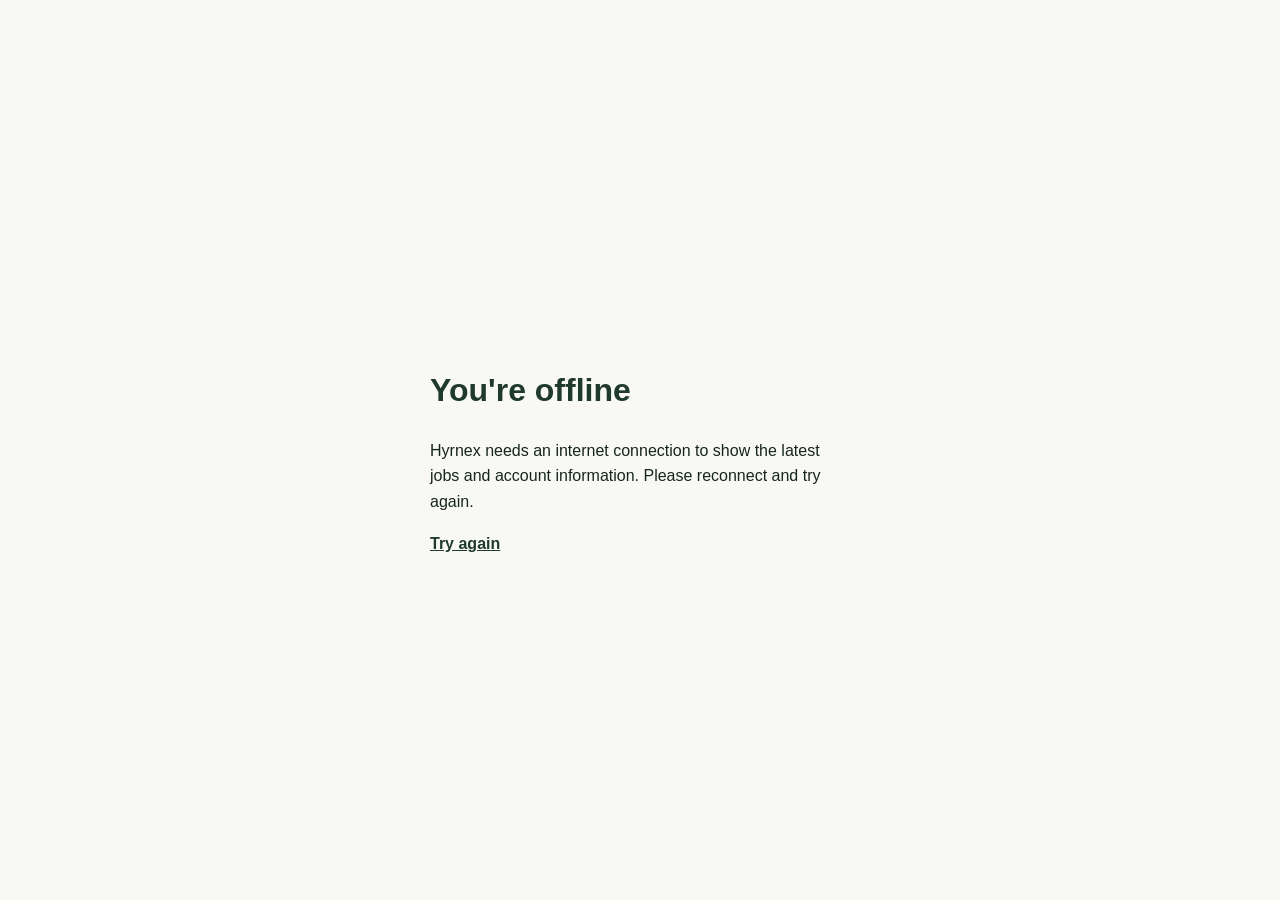
<file: offline.html>
<!DOCTYPE html>
<html lang="en">
  <head>
    <meta charset="UTF-8" />
    <meta name="viewport" content="width=device-width, initial-scale=1.0" />
    <meta name="theme-color" content="#20392d" />
    <title>Offline | Hyrnex</title>
    <style>
      body { margin: 0; min-height: 100vh; display: grid; place-items: center; padding: 24px; box-sizing: border-box; background: #f8f9f5; color: #17251f; font: 16px/1.6 sans-serif; }
      main { max-width: 420px; }
      h1 { color: #20392d; }
      a { color: #20392d; font-weight: bold; }
    </style>
  </head>
  <body>
    <main>
      <h1>You're offline</h1>
      <p>Hyrnex needs an internet connection to show the latest jobs and account information. Please reconnect and try again.</p>
      <a href="./">Try again</a>
    </main>
  </body>
</html>
</file>
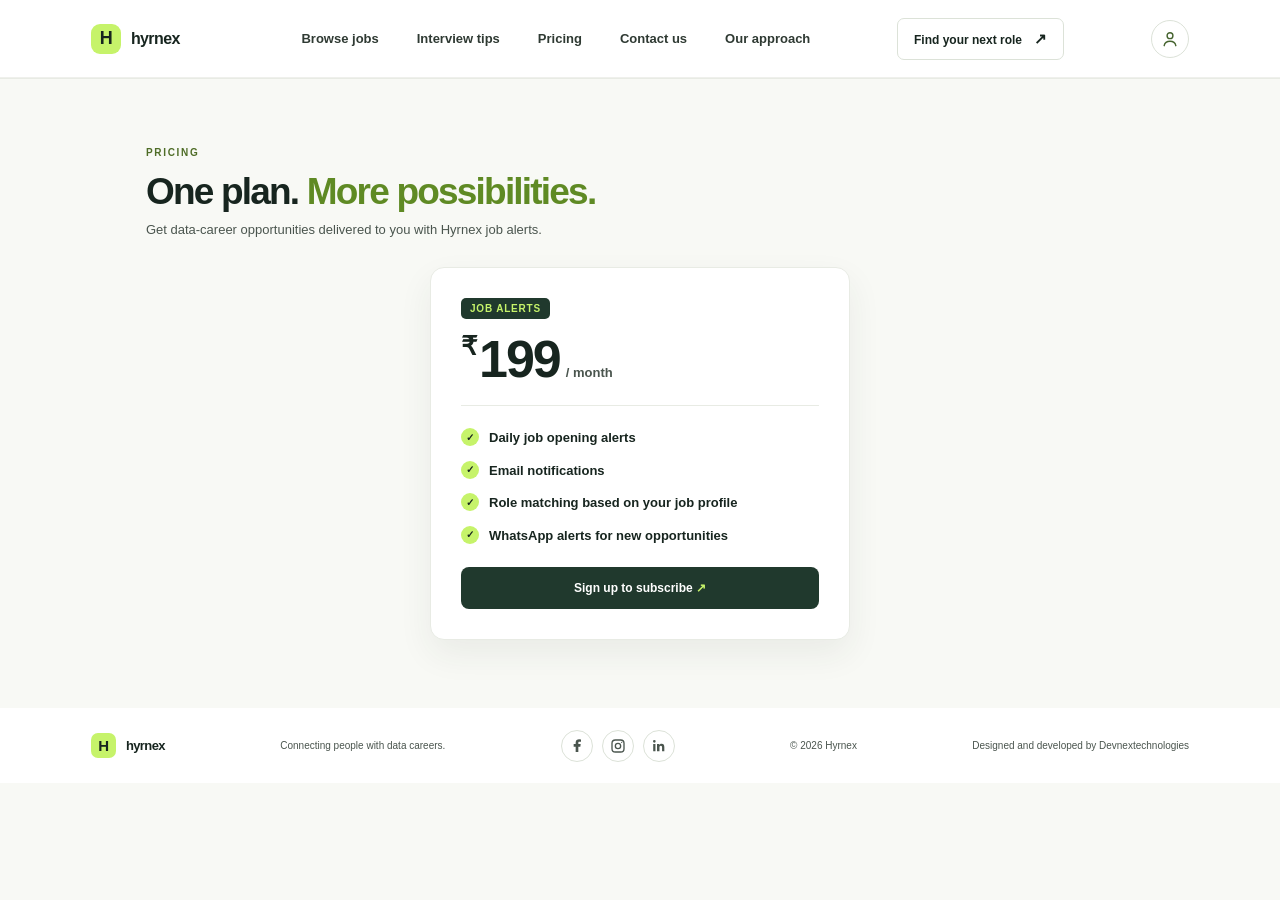
<file: pricing.html>
<!DOCTYPE html>
<html lang="en">
  <head>
    <meta charset="UTF-8" />
    <meta name="viewport" content="width=device-width, initial-scale=1.0" />
    <script async src="https://www.googletagmanager.com/gtag/js?id=G-NP3818BT5Z"></script>
    <script>
      window.dataLayer = window.dataLayer || [];
      function gtag() { dataLayer.push(arguments); }
      gtag('js', new Date());
      gtag('config', 'G-NP3818BT5Z');
    </script>
    <meta name="theme-color" content="#20392d" />
    <link rel="manifest" href="manifest.webmanifest" />
    <script defer src="install.js"></script>
    <meta name="description" content="Explore Hyrnex job alert plan pricing for data professionals." />
    <title>Pricing | Hyrnex</title>
    <link rel="stylesheet" href="styles.css" />
  </head>
  <body>
    <header class="site-header">
      <a class="brand" href="index.html" aria-label="Hyrnex home">
        <span class="brand-mark">H</span>
        <span>hyrnex</span>
      </a>
      <nav class="main-nav" aria-label="Main navigation">
        <a href="index.html#jobs">Browse jobs</a>
        <a href="index.html#tips">Interview tips</a>
        <a href="pricing.html" aria-current="page">Pricing</a>
        <a href="contact.html">Contact us</a>
        <a href="index.html#about">Our approach</a>
      </nav>
      <a class="header-cta" href="index.html#jobs">Find your next role <span aria-hidden="true">↗</span></a>
      <a class="profile-button" href="index.html?account=1" aria-label="Sign in or register">
        <svg viewBox="0 0 24 24" aria-hidden="true" focusable="false">
          <circle cx="12" cy="8" r="3.5"></circle>
          <path d="M5 20c.7-3.4 3.2-5.2 7-5.2s6.3 1.8 7 5.2"></path>
        </svg>
      </a>
    </header>

    <main id="home">
      <section class="pricing-section" id="pricing">
        <div class="section-heading">
          <div>
            <div class="eyebrow section-eyebrow">PRICING</div>
            <h2>One plan. <span>More possibilities.</span></h2>
            <p>Get data-career opportunities delivered to you with Hyrnex job alerts.</p>
          </div>
        </div>
        <div class="price-card">
          <div class="price-head">
            <span class="price-plan">Job Alerts</span>
            <div class="price-amount"><span class="price-currency">₹</span>199<span class="price-period">/ month</span></div>
          </div>
          <ul class="price-features">
            <li>Daily job opening alerts</li>
            <li>Email notifications</li>
            <li>Role matching based on your job profile</li>
            <li>WhatsApp alerts for new opportunities</li>
          </ul>
          <a class="price-button" href="index.html?account=1">Sign up to subscribe <span aria-hidden="true">↗</span></a>
        </div>
      </section>
    </main>
    <footer><a class="brand footer-brand" href="index.html"><span class="brand-mark">H</span><span>hyrnex</span></a><span>Connecting people with data careers.</span><div class="footer-social" aria-label="Social profiles not yet available"><span class="social-icon" role="img" aria-label="Facebook, profile not yet available"><svg viewBox="0 0 24 24" aria-hidden="true"><path d="M14 21v-8h3l.5-4H14V7c0-1 .4-1.5 1.6-1.5H18V2.1a19 19 0 0 0-2.8-.2C12.4 1.9 10 3.6 10 6.7V9H7v4h3v8z"></path></svg></span><span class="social-icon" role="img" aria-label="Instagram, profile not yet available"><svg viewBox="0 0 24 24" aria-hidden="true"><rect x="3" y="3" width="18" height="18" rx="5" fill="none" stroke="currentColor" stroke-width="2"></rect><circle cx="12" cy="12" r="4" fill="none" stroke="currentColor" stroke-width="2"></circle><circle cx="17.5" cy="6.5" r="1"></circle></svg></span><span class="social-icon" role="img" aria-label="LinkedIn, profile not yet available"><svg viewBox="0 0 24 24" aria-hidden="true"><path d="M5 3a2 2 0 1 1 0 4 2 2 0 0 1 0-4zM3.3 9h3.4v11H3.3zM9 9h3.3v1.5h.1c.5-.9 1.6-1.8 3.4-1.8 3.6 0 4.2 2.3 4.2 5.3v6h-3.4v-5.3c0-1.3 0-3-1.8-3s-2.1 1.4-2.1 2.9V20H9z"></path></svg></span></div><span>© 2026 Hyrnex</span><span>Designed and developed by Devnextechnologies</span></footer>
    <script src="nav.js"></script>
  </body>
</html>
</file>
<file: styles.css>
:root {
  --ink: #17251f;
  --muted: #4a554e;
  --green: #c6f36a;
  --deep-green: #20392d;
  --paper: #f8f9f5;
  --line: #e8ebe4;
}
* { box-sizing: border-box; }
html { scroll-behavior: smooth; }
body { margin: 0; color: var(--ink); background: var(--paper); font-family: 'DM Sans', sans-serif; -webkit-font-smoothing: antialiased; }
a { color: inherit; text-decoration: none; }
.site-header { height: 78px; padding: 0 7.1%; display: flex; align-items: center; justify-content: space-between; gap: 14px; background: #fff; border-bottom: 1px solid #eff0ec; }
.main-nav a, .header-cta { white-space: nowrap; }
.brand { display: inline-flex; align-items: center; gap: 10px; font-family: 'Manrope', sans-serif; font-size: 16px; font-weight: 700; letter-spacing: -.6px; }
.brand strong { font-weight: 500; color: #4a554e; }
.brand-mark { width: 30px; height: 30px; border-radius: 9px; display: grid; place-items: center; background: var(--green); font-family: 'Manrope', sans-serif; font-size: 18px; font-weight: 800; }
.main-nav { display: flex; gap: 38px; margin-left: 35px; color: #2f3a33; font-size: 13px; font-weight: 600; }
.main-nav a:hover, .hero-link:hover { color: #668e30; }
.menu-toggle, .drawer, .drawer-overlay { display: none; }
@media (max-width: 760px) {
  .site-header .main-nav { display: none; }
  .menu-toggle { display: grid; place-items: center; width: 34px; height: 34px; padding: 0; flex: 0 0 auto; order: -1; margin-right: 4px; border: 1px solid #dce2d8; border-radius: 8px; background: #fff; color: var(--ink); cursor: pointer; }
  .menu-toggle svg { width: 18px; height: 18px; fill: none; stroke: currentColor; stroke-width: 2; stroke-linecap: round; }
  .drawer-overlay { display: block; position: fixed; inset: 0; z-index: 90; background: #17251f66; opacity: 0; visibility: hidden; transition: opacity .25s, visibility .25s; }
  .drawer { display: flex; flex-direction: column; position: fixed; top: 0; left: 0; bottom: 0; z-index: 100; width: min(300px, 82vw); padding: 18px 20px 24px; background: #fff; box-shadow: 8px 0 30px #17251f26; transform: translateX(-102%); visibility: hidden; transition: transform .28s ease, visibility .28s; overflow-y: auto; }
  body.drawer-open { overflow: hidden; }
  body.drawer-open .drawer { transform: none; visibility: visible; }
  body.drawer-open .drawer-overlay { opacity: 1; visibility: visible; }
  .drawer-head { display: flex; align-items: center; justify-content: space-between; margin-bottom: 18px; padding-bottom: 14px; border-bottom: 1px solid var(--line); }
  .drawer-close { width: 34px; height: 34px; border: 1px solid #dce2d8; border-radius: 50%; background: #fff; font-size: 18px; line-height: 1; cursor: pointer; }
  .drawer nav { display: flex; flex-direction: column; gap: 4px; }
  .drawer nav a { padding: 13px 12px; border-radius: 8px; color: var(--ink); font-size: 14px; font-weight: 600; }
  .drawer nav a:hover, .drawer nav a[aria-current="page"] { background: #edf4e3; color: #45632e; }
  .drawer-cta { margin-top: auto; padding: 13px 14px; border-radius: 8px; background: var(--deep-green); color: #fff; font-size: 13px; font-weight: 700; text-align: center; }
  .drawer-cta span { color: var(--green); }
}
.header-cta { padding: 11px 16px; border: 1px solid #dce2d8; border-radius: 7px; font-size: 12px; font-weight: 700; transition: .2s; }
.header-cta span { padding-left: 9px; font-size: 15px; }
.header-cta:hover { background: var(--green); border-color: var(--green); }
.profile-button { width: 38px; height: 38px; padding: 8px; display: grid; place-items: center; border: 1px solid #dce2d8; border-radius: 50%; background: #fff; color: #45632e; cursor: pointer; transition: .2s; }
.profile-button:hover { background: var(--green); border-color: var(--green); }
.profile-button { position: relative; }
.profile-button.is-signed-in::after { content: ''; position: absolute; top: 1px; right: 1px; width: 9px; height: 9px; border: 2px solid #fff; border-radius: 50%; background: #5f8a24; }
.profile-button svg { width: 20px; height: 20px; fill: none; stroke: currentColor; stroke-width: 1.7; stroke-linecap: round; stroke-linejoin: round; }
.hero { min-height: 475px; background: var(--deep-green); color: #fff; padding: 78px 11.4% 25px; position: relative; overflow: hidden; }
.hero-content { position: relative; z-index: 2; max-width: 570px; }
.eyebrow { font-size: 10px; letter-spacing: 1.7px; font-weight: 700; }
.hero .eyebrow { color: #d2e3d2; }
.live-dot { display: inline-block; width: 7px; height: 7px; margin: 0 8px 1px 0; border-radius: 50%; background: var(--green); box-shadow: 0 0 0 4px #c6f36a20; }
h1, h2, h3, p { margin-top: 0; }
h1, h2 { font-family: 'Manrope', sans-serif; }
h1 { margin: 23px 0 15px; font-size: clamp(43px, 5vw, 61px); line-height: 1.12; letter-spacing: -3.1px; font-weight: 600; }
h1 span { color: var(--green); }
.hero-copy { max-width: 435px; color: #c2cec4; font-size: 14px; line-height: 1.8; }
.hero-link { display: inline-flex; align-items: center; gap: 14px; margin-top: 15px; color: var(--green); font-weight: 700; font-size: 13px; transition: .2s; }
.hero-link span { font-size: 18px; }
.hero-foot { display: flex; justify-content: space-between; position: absolute; bottom: 24px; left: 7.1%; right: 7.1%; color: #8da396; font-size: 9px; font-weight: 700; letter-spacing: 1.5px; }
.hero-art { position: absolute; right: 11.5%; top: 40px; width: 380px; height: 355px; display: grid; place-items: center; opacity: .94; }
.orbit { position: absolute; border: 1px solid #d7ebd22b; border-radius: 50%; transform: rotate(-29deg); }
.orbit-one { width: 330px; height: 150px; }
.orbit-two { width: 330px; height: 150px; transform: rotate(29deg); }
.orbit-three { width: 210px; height: 210px; border-color: #c6f36a45; }
.art-center { width: 125px; height: 125px; border-radius: 50%; background: #2b4939; border: 1px solid #d5e8cd55; box-shadow: 0 0 45px #b4e85b24; display: flex; flex-direction: column; align-items: center; justify-content: center; gap: 4px; font-size: 9px; letter-spacing: 2px; color: #bdcabd; }
.art-center strong { color: var(--green); font-size: 25px; line-height: 1; }
.art-label { position: absolute; color: #c4d4c6; letter-spacing: 2px; font-size: 9px; font-weight: 700; }
.label-top { top: 53px; right: 56px; }.label-bottom { bottom: 57px; left: 24px; color: var(--green); }
.spark { position: absolute; color: var(--green); font-size: 21px; }.spark-one { top: 82px; left: 53px; }.spark-two { bottom: 68px; right: 42px; color: #e7f5dd; }
.jobs-section { padding: 77px 11.4% 68px; }
.section-heading { display: flex; align-items: end; justify-content: space-between; margin-bottom: 30px; }
.section-eyebrow { color: #4f6d27; }
h2 { margin: 12px 0 8px; font-size: clamp(27px, 3.2vw, 37px); letter-spacing: -1.8px; line-height: 1.2; }
.section-heading h2 span, .community h2 span { color: #5f8a24; }
.section-heading p { margin-bottom: 0; color: #4a554e; font-size: 13px; }
.job-count { display: flex; align-items: baseline; gap: 7px; padding-bottom: 4px; color: #4a554e; font-size: 12px; }
.job-count strong { color: var(--ink); font-family: 'Manrope', sans-serif; font-size: 23px; }
.search-panel { display: flex; align-items: center; gap: 0; min-height: 70px; padding: 10px 13px 10px 18px; margin-bottom: 15px; background: #fff; border: 1px solid var(--line); border-radius: 9px; box-shadow: 0 5px 18px #26362605; }
.search-box { display: flex; align-items: center; gap: 10px; flex: 1; min-width: 180px; }
.search-icon { color: #4a554e; font-size: 25px; line-height: 1; transform: rotate(-20deg); }
.search-box input { width: 100%; padding: 12px 0; color: var(--ink); border: 0; outline: 0; background: transparent; font: inherit; font-size: 12px; }
.search-box input::placeholder { color: #6b746d; }
.filter-box { display: flex; flex-direction: column; gap: 4px; min-width: 145px; padding: 4px 19px; border-left: 1px solid var(--line); }
.filter-label { color: #5a645d; font-size: 8px; letter-spacing: 1.2px; font-weight: 700; }
.filter-box select { max-width: 100%; padding: 0 18px 0 0; border: 0; outline: 0; color: #354239; background: transparent; font: inherit; font-size: 11px; font-weight: 600; cursor: pointer; }
.clear-button { padding: 9px 11px; border: 0; background: transparent; color: #4f6d27; font: inherit; font-size: 11px; font-weight: 700; cursor: pointer; white-space: nowrap; }
.clear-button:hover { color: var(--ink); }
.job-list-tools { display: flex; align-items: center; gap: 12px; margin: 0 0 14px; }
.saved-jobs-toggle { display: inline-flex; align-items: center; gap: 7px; padding: 8px 11px; border: 1px solid #dce4d7; border-radius: 6px; background: #fff; color: #45632e; font: inherit; font-size: 11px; font-weight: 700; cursor: pointer; transition: .2s; }
.saved-jobs-toggle:hover:not(:disabled), .saved-jobs-toggle[aria-pressed="true"] { background: #edf4e3; border-color: #cbd8bb; }
.saved-jobs-toggle:disabled { cursor: not-allowed; opacity: .6; }
.saved-jobs-toggle span { min-width: 18px; padding: 2px 5px; border-radius: 10px; background: #edf4e3; text-align: center; }
.saved-jobs-status { margin: 0; color: #5a645d; font-size: 10px; }
.saved-jobs-status.is-error { color: #a34a42; }
.job-share-feedback p { margin: 0 0 10px; color: #45632e; font-size: 11px; }
.job-share-feedback p:empty { display: none; }
.job-share-feedback p.is-error { color: #a34a42; }
.job-card-share-feedback { grid-column: 1 / -1; }
.job-card-share-feedback[hidden] { display: none; }
.share-dialog-content { padding: 20px 30px 26px; }
.share-dialog-options { display: flex; flex-wrap: wrap; gap: 10px; }
.share-option { display: inline-flex; align-items: center; gap: 8px; }
.share-option span { color: var(--green); }
.share-dialog-status { margin: 12px 0 0; color: #45632e; font-size: 11px; }
.share-dialog-status:empty { display: none; }
.share-dialog-status.is-error { color: #a34a42; }
.share-dialog-content label { display: block; color: var(--muted); font-size: 11px; font-weight: 700; }
.share-dialog-content label[hidden] { display: none; }
.share-dialog-content textarea { display: block; width: 100%; margin-top: 8px; padding: 10px; border: 1px solid #dce4d7; border-radius: 6px; color: var(--ink); font: inherit; font-size: 12px; line-height: 1.5; resize: vertical; }
.jobs-list { display: grid; gap: 10px; }
.job-card { display: grid; grid-template-columns: 48px minmax(180px, 1fr) minmax(125px, 175px) 98px; align-items: center; gap: 16px; padding: 19px 20px; background: #fff; border: 1px solid var(--line); border-radius: 9px; transition: border-color .2s, transform .2s, box-shadow .2s; }
.job-card[hidden] { display: none; }
.job-card:hover { transform: translateY(-2px); border-color: #cbd8bb; box-shadow: 0 8px 20px #273b2710; }
.company-logo { width: 44px; height: 44px; border-radius: 11px; display: flex; align-items: center; justify-content: center; font-family: 'Manrope', sans-serif; font-size: 22px; font-weight: 800; }
.company-logo span { font-size: 12px; align-self: flex-start; margin: 8px 0 0 2px; }
.logo-northstar { color: #173e35; background: #e7f1e5; }.logo-bloom { color: #754bca; background: #f0eafa; }.logo-vertex { color: #27769a; background: #e5f2f5; }.logo-goodside { color: #b37427; background: #fbf1df; }.logo-fieldwork { color: #456844; background: #e9f0e5; }.logo-orbit { color: #454d90; background: #ececf8; }
.job-meta { display: flex; flex-wrap: wrap; align-items: center; gap: 10px; margin-bottom: 6px; }
.save-job-button { display: inline-flex; align-items: center; gap: 4px; margin-left: auto; padding: 4px 7px; border: 1px solid #dce4d7; border-radius: 5px; background: #fff; color: #45632e; font: inherit; font-size: 9px; font-weight: 700; cursor: pointer; white-space: nowrap; }
.save-job-button:hover:not(:disabled), .save-job-button.is-saved { background: #edf4e3; border-color: #cbd8bb; }
.save-job-button span { font-size: 14px; line-height: 1; }
.save-job-button:disabled { cursor: not-allowed; opacity: .55; }
.share-job-button { display: inline-grid; place-items: center; width: 28px; height: 28px; flex: 0 0 28px; padding: 5px; border: 1px solid #dce4d7; border-radius: 5px; background: #fff; color: #45632e; cursor: pointer; }
.share-job-button:hover { background: #edf4e3; border-color: #cbd8bb; }
.share-job-button svg { width: 16px; height: 16px; fill: none; stroke: currentColor; stroke-width: 1.8; stroke-linecap: round; stroke-linejoin: round; }
.type-tag { padding: 4px 7px; border-radius: 4px; background: #1f3a2a; color: #d8f08a; font-size: 8px; font-weight: 700; letter-spacing: .7px; text-transform: uppercase; }
.role-tag { text-transform: uppercase; padding: 4px 7px; border-radius: 4px; background: #edf4e3; color: #44651f; font-size: 8px; font-weight: 700; letter-spacing: .7px; }
.tag-engineering { color: #586cb0; background: #edf0fb; }.tag-science { color: #347b8a; background: #e8f4f4; }.tag-product { color: #a46e26; background: #fbf2e4; }
.posted { color: #5a645d; font-size: 10px; }
.job-main h3 { margin: 0 0 4px; font-family: 'Manrope', sans-serif; font-size: 15px; letter-spacing: -.3px; }
.company { margin: 0; color: #3f4a43; font-size: 12px; }.company span { margin: 0 4px; color: #6b746d; }
.job-details { display: flex; flex-direction: column; gap: 6px; color: #3f4a43; font-size: 11px; }.job-details strong { color: #1d2b23; font-size: 12px; }
.apply-link { display: inline-flex; align-items: center; justify-content: center; gap: 7px; padding: 10px 11px; border: 1px solid #dce4d7; border-radius: 6px; color: #45632e; font-size: 10px; font-weight: 700; white-space: nowrap; transition: .2s; }
.apply-link span { font-size: 13px; }.apply-link:hover { background: var(--green); border-color: var(--green); }
.empty-state { padding: 42px 20px; text-align: center; background: white; border: 1px solid var(--line); border-radius: 9px; color: #4a554e; font-size: 13px; }
.disclaimer { margin: 15px 0 0; color: #5a645d; font-size: 10px; }
.job-dialog { width: min(600px, calc(100% - 32px)); max-height: min(85vh, 720px); padding: 0; overflow: auto; border: 1px solid #e3e9df; border-radius: 16px; background: #fff; color: var(--ink); box-shadow: 0 24px 80px #14251c35; }
.job-dialog[open] { animation: dialog-enter .2s ease-out; }
.job-dialog::backdrop { background: #13251db3; backdrop-filter: blur(3px); }
@keyframes dialog-enter { from { opacity: 0; transform: translateY(10px) scale(.98); } to { opacity: 1; transform: translateY(0) scale(1); } }
.job-dialog-header { display: flex; justify-content: space-between; gap: 20px; padding: 27px 30px 22px; border-bottom: 1px solid var(--line); }
.job-dialog-header h2 { margin: 9px 0 5px; font-size: 27px; }
.job-dialog-header p { margin: 0; color: var(--muted); font-size: 13px; }
.dialog-close { width: 36px; height: 36px; flex: 0 0 36px; border: 1px solid var(--line); border-radius: 50%; background: #fff; color: #5e695f; font: inherit; font-size: 24px; line-height: 1; cursor: pointer; }
.dialog-close:hover { background: #f0f4eb; }
.job-table-wrap { padding: 8px 30px; }
.job-info-table { width: 100%; border-collapse: collapse; text-align: left; }
.job-info-table th, .job-info-table td { padding: 15px 10px; border-bottom: 1px solid #edf0eb; vertical-align: top; font-size: 12px; line-height: 1.5; }
.job-info-table th { width: 35%; color: #4a554e; font-weight: 600; }
.job-info-table td { color: #25352a; font-weight: 600; overflow-wrap: anywhere; }
.job-dialog-actions { display: flex; justify-content: flex-end; gap: 10px; padding: 20px 30px 26px; }
.job-dialog-actions button, .job-apply-button { min-height: 40px; }
.job-apply-button { display: inline-flex; align-items: center; gap: 9px; }
.job-apply-button span { color: var(--green); }
.community { display: flex; align-items: center; gap: 20px; padding: 34px 11.4%; background: #edf2e8; }
.community-mark { width: 47px; height: 47px; flex: 0 0 47px; display: grid; place-items: center; position: relative; border-radius: 13px; background: var(--green); font-family: 'Manrope', sans-serif; font-size: 24px; font-weight: 800; }
.community-mark span { position: absolute; top: 5px; right: 5px; font-size: 9px; }
.community .eyebrow { color: #4f6d27; font-size: 8px; }.community h2 { margin: 6px 0 0; font-size: 20px; letter-spacing: -.7px; }
.community > a { margin-left: auto; padding: 12px 15px; border-radius: 6px; background: var(--deep-green); color: white; font-size: 10px; font-weight: 700; white-space: nowrap; }.community > a span { padding-left: 10px; color: var(--green); font-size: 14px; }
footer { min-height: 75px; padding: 15px 7.1%; display: flex; flex-wrap: wrap; align-items: center; justify-content: space-between; gap: 12px; background: #fff; color: #4a554e; font-size: 10px; }
.footer-social { display: flex; align-items: center; gap: 9px; }
.install-app { display: flex; flex-wrap: wrap; align-items: center; gap: 8px; max-width: 280px; }
.install-app-button { padding: 8px 12px; border: 1px solid #dce2d8; border-radius: 7px; background: #fff; color: var(--deep-green); font: inherit; font-weight: 700; cursor: pointer; }
.install-app-button:hover { background: var(--green); }
.install-app-status { line-height: 1.4; }
.social-icon { display: inline-grid; place-items: center; width: 32px; height: 32px; border: 1px solid #dce2d8; border-radius: 50%; color: #4a554e; }
.social-icon svg { width: 16px; height: 16px; fill: currentColor; }
.footer-brand { color: var(--ink); font-size: 13px; }.footer-brand .brand-mark { width: 25px; height: 25px; font-size: 15px; border-radius: 7px; }
@media (max-width: 900px) {
  .site-header { padding: 0 5%; gap: 10px; }.main-nav { gap: 14px; margin-left: 6px; font-size: 11px; }.header-cta { padding: 9px 12px; font-size: 11px; }.header-cta span { padding-left: 6px; }.hero { padding-left: 8%; padding-right: 8%; }.hero-art { right: 3%; opacity: .55; transform: scale(.85); }
  .jobs-section { padding: 65px 7%; }.job-card { grid-template-columns: 44px minmax(160px, 1fr) minmax(115px, 150px) 90px; gap: 12px; padding: 16px 13px; }
  .community { padding: 30px 7%; }
}
@media (max-width: 640px) {
  .site-header { height: 66px; }.main-nav { display: none; }.header-cta { padding: 9px 11px; font-size: 10px; }.profile-button { width: 34px; height: 34px; margin-left: 9px; flex: 0 0 auto; }
  .hero { min-height: 435px; padding: 70px 7% 24px; }.hero-art { top: 76px; right: -130px; opacity: .28; transform: scale(.78); }.hero-content { max-width: 100%; }.hero-copy { max-width: 345px; }
  .hero-foot { left: 7%; right: 7%; font-size: 7px; letter-spacing: 1px; }
  .jobs-section { padding: 55px 5% 45px; }.section-heading { align-items: start; }.section-heading h2 { font-size: 29px; }.section-heading p { max-width: 285px; line-height: 1.6; }.job-count { gap: 4px; font-size: 10px; }.job-count strong { font-size: 19px; }
  .job-list-tools { align-items: flex-start; flex-direction: column; gap: 7px; }
  .search-panel { flex-wrap: wrap; gap: 4px; padding: 11px 13px; }.search-box { flex-basis: 100%; border-bottom: 1px solid var(--line); }.search-box input { padding: 10px 0 13px; }.filter-box { flex: 1; min-width: 0; padding: 9px 7px 4px 2px; border-left: 0; }.filter-box + .filter-box { padding-left: 13px; border-left: 1px solid var(--line); }.filter-box select { font-size: 10px; }.clear-button { margin-left: auto; padding-right: 2px; font-size: 10px; }
  .job-card { grid-template-columns: 42px 1fr auto; gap: 11px; padding: 14px 12px; }.company-logo { width: 40px; height: 40px; }.job-main h3 { font-size: 13px; }.posted { font-size: 9px; }.job-meta { gap: 7px; }.job-details { grid-column: 2; gap: 4px; }.apply-link { grid-column: 3; grid-row: 1 / span 2; padding: 9px 8px; font-size: 9px; }.role-tag { font-size: 7px; }
  .community { padding: 25px 6%; gap: 12px; }.community-mark { width: 38px; height: 38px; flex-basis: 38px; font-size: 20px; }.community h2 { font-size: 15px; }.community .eyebrow { font-size: 7px; letter-spacing: 1px; }.community > a { padding: 10px; font-size: 9px; }
  footer { padding: 18px 5%; flex-wrap: wrap; gap: 12px; }.footer-brand { flex-basis: 100%; }
}
@media (max-width: 390px) {
  .header-cta { font-size: 9px; }.section-heading h2 { font-size: 25px; }.section-heading p { font-size: 11px; }.job-card { grid-template-columns: 36px 1fr auto; gap: 8px; }.company-logo { width: 35px; height: 35px; border-radius: 9px; font-size: 19px; }.job-main h3 { font-size: 12px; }.company { font-size: 10px; }.community-mark { display: none; }.community { flex-wrap: wrap; }.community > a { margin-left: 0; }
}

.admin-section { padding: 72px 11.4%; background: #fff; border-top: 1px solid var(--line); }
.admin-heading { display: flex; align-items: end; justify-content: space-between; margin-bottom: 26px; }
.admin-heading h2 { margin-bottom: 8px; }
.admin-heading h2 span { color: #5f8a24; }
.admin-heading p { margin: 0; color: var(--muted); font-size: 13px; }
.admin-badge { padding: 7px 10px; border: 1px solid #dce4d7; border-radius: 20px; color: #44651f; font-size: 9px; font-weight: 700; letter-spacing: 1px; }
.admin-tabs { display: grid; grid-template-columns: repeat(4, 1fr); gap: 4px; max-width: 720px; padding: 4px; margin-bottom: 18px; background: var(--paper); border: 1px solid var(--line); border-radius: 9px; }
.admin-tab { padding: 11px 8px; border: 0; border-radius: 6px; background: transparent; color: #2f3a33; font: inherit; font-size: 12px; font-weight: 700; cursor: pointer; transition: .2s; }
.admin-tab:hover { color: var(--ink); }
.admin-tab.is-active { background: var(--deep-green); color: #fff; }
.admin-panel[hidden] { display: none; }
.admin-form, .admin-list-wrap { padding: 24px; background: var(--paper); border: 1px solid var(--line); border-radius: 10px; }
.admin-form { margin-bottom: 20px; }
.admin-form h3, .admin-list-wrap h3 { margin: 0 0 18px; font-family: 'Manrope', sans-serif; font-size: 16px; }
.admin-fields { display: grid; grid-template-columns: repeat(3, minmax(0, 1fr)); gap: 15px; }
.admin-fields label { display: flex; flex-direction: column; gap: 7px; color: #58645b; font-size: 11px; font-weight: 700; }
.admin-fields input, .admin-fields select, .admin-fields textarea { width: 100%; min-height: 42px; padding: 10px 11px; border: 1px solid #dfe5dc; border-radius: 6px; background: #fff; color: var(--ink); font: inherit; font-size: 12px; }
.admin-fields textarea { resize: vertical; }
.admin-fields input:focus, .admin-fields select:focus, .admin-fields textarea:focus { outline: 2px solid #c6f36a; border-color: #91b94b; }
#jobDialogDetails td { white-space: pre-line; }
.admin-wide { grid-column: span 3; }
.admin-form-actions { display: flex; align-items: center; gap: 12px; margin-top: 18px; }
.admin-submit, .admin-cancel, .admin-action { padding: 10px 14px; border: 1px solid transparent; border-radius: 6px; font: inherit; font-size: 11px; font-weight: 700; cursor: pointer; }
.admin-submit { background: var(--deep-green); color: #fff; }
.admin-submit:hover { background: #345943; }
.admin-cancel { border-color: #dce4d7; background: #fff; color: #536153; }
.admin-status { color: #44651f; font-size: 11px; }
.admin-list-wrap h3 span { margin-left: 5px; color: var(--muted); font-size: 11px; font-weight: 500; }
.admin-list { display: grid; gap: 9px; }
.admin-list-item { display: flex; align-items: center; justify-content: space-between; gap: 16px; padding: 13px 14px; background: #fff; border: 1px solid var(--line); border-radius: 7px; }
.admin-list-item strong { display: block; margin-bottom: 4px; font-family: 'Manrope', sans-serif; font-size: 12px; }
.admin-list-item span { color: var(--muted); font-size: 10px; }
.admin-actions { display: flex; gap: 7px; }
.admin-action { padding: 8px 10px; border-color: #dce4d7; background: #fff; color: #45632e; }
.admin-action:hover { background: var(--green); border-color: var(--green); }
.admin-action.delete { color: #a34a42; }
.admin-note { margin: 12px 0 0; color: #5a645d; font-size: 10px; }
.account-dialog { width: min(480px, calc(100% - 32px)); }
.account-body { padding: 22px 30px 26px; }
.account-tabs { display: grid; grid-template-columns: 1fr 1fr; gap: 4px; padding: 4px; margin-bottom: 18px; background: var(--paper); border: 1px solid var(--line); border-radius: 9px; }
.account-tab { padding: 10px; border: 0; border-radius: 6px; background: transparent; color: #2f3a33; font: inherit; font-size: 12px; font-weight: 700; cursor: pointer; }
.account-tab.is-active { background: var(--deep-green); color: #fff; }
.account-fields { grid-template-columns: repeat(2, minmax(0, 1fr)); }
.account-fields .admin-wide { grid-column: span 2; }
.account-form[hidden], .account-body[hidden], .account-fields label[hidden] { display: none; }
.account-link { display: block; margin-top: 14px; padding: 0; border: 0; background: transparent; color: #44651f; font: inherit; font-size: 11px; font-weight: 700; cursor: pointer; }
.account-link:hover { color: var(--ink); }
.account-status { flex: 1; line-height: 1.4; }
.account-status.is-error { color: #a34a42; }
.account-actions { padding: 18px 0 0; }
.tips-section { padding: 68px 11.4%; background: var(--paper); border-top: 1px solid var(--line); scroll-margin-top: 0; }
.daily-question { max-width: 760px; margin: 0 0 22px; padding: 24px 26px; border: 1px solid #dfe8d5; border-radius: 12px; background: linear-gradient(135deg, #fff 0%, #f1f6e9 100%); }
.daily-question-heading { display: flex; align-items: flex-start; justify-content: space-between; gap: 16px; }
.daily-question-heading h3 { margin: 7px 0 0; font-family: 'Manrope', sans-serif; font-size: 17px; letter-spacing: -.4px; }
.daily-question-date { padding: 6px 9px; border: 1px solid #dce4d7; border-radius: 20px; color: #536153; font-size: 10px; white-space: nowrap; }
.daily-question-prompt { margin: 19px 0 15px; font-family: 'Manrope', sans-serif; font-size: 19px; font-weight: 700; line-height: 1.5; letter-spacing: -.4px; }
.daily-question-toggle { padding: 9px 12px; border: 1px solid #dce4d7; border-radius: 6px; background: #fff; color: #45632e; font: inherit; font-size: 11px; font-weight: 700; cursor: pointer; }
.daily-question-toggle:hover { background: var(--green); border-color: var(--green); }
.daily-question-toggle span { margin-left: 6px; }
.daily-question-answer { margin-top: 17px; padding-top: 15px; border-top: 1px solid #dfe8d5; }
.daily-question-answer[hidden] { display: none; }
.daily-question-answer h4 { margin: 0 0 6px; font-family: 'Manrope', sans-serif; font-size: 12px; }
.daily-question-answer p { margin: 0; color: var(--muted); font-size: 12px; line-height: 1.7; }
.daily-question-status { margin: 12px 0 0; color: var(--muted); font-size: 11px; }
.daily-question-status.is-error { color: #a34a42; }
.pricing-section { padding: 68px 11.4%; border-top: 1px solid var(--line); scroll-margin-top: 0; }
.contact-section { padding: 68px 11.4%; border-top: 1px solid var(--line); }
.contact-card { max-width: 640px; margin: 0 auto; padding: 28px; background: #fff; border: 1px solid var(--line); border-radius: 14px; box-shadow: 0 14px 34px #273b2712; }
.contact-fields { display: grid; grid-template-columns: repeat(2, minmax(0, 1fr)); gap: 15px; margin-bottom: 20px; }
.contact-fields label { display: flex; flex-direction: column; gap: 7px; color: #58645b; font-size: 11px; font-weight: 700; }
.contact-fields .contact-wide { grid-column: 1 / -1; }
.contact-fields input { width: 100%; min-height: 42px; padding: 10px 11px; border: 1px solid #dfe5dc; border-radius: 6px; background: #fff; color: var(--ink); font: inherit; font-size: 12px; }
.contact-fields input:focus { outline: 2px solid #c6f36a; border-color: #91b94b; }
.admin-status.is-error { color: #b3392f; }
.contact-admin { margin-top: 18px; }
.contact-admin-head { display: flex; align-items: center; justify-content: space-between; gap: 12px; margin-bottom: 18px; }
.contact-admin-head h3 { margin: 0; }
.csv-button { display: inline-flex; align-items: center; gap: 6px; padding: 8px 12px; border: 1px solid #dce2d8; border-radius: 6px; background: #fff; color: var(--ink); font: inherit; font-size: 11px; font-weight: 700; cursor: pointer; transition: .2s; }
.csv-button svg { width: 15px; height: 15px; fill: none; stroke: currentColor; stroke-width: 2; stroke-linecap: round; stroke-linejoin: round; }
.csv-button:hover { background: var(--green); border-color: var(--green); }
.admin-list-item .contact-meta { display: block; margin-top: 3px; color: var(--muted); font-size: 10px; line-height: 1.6; }
@media (max-width: 900px) { .contact-section { padding: 60px 7%; } }
@media (max-width: 640px) { .contact-section { padding: 48px 5%; } .contact-card { padding: 22px 18px; } .contact-fields { grid-template-columns: 1fr; } }
.price-card { max-width: 420px; margin: 0 auto; padding: 30px; background: #fff; border: 1px solid var(--line); border-radius: 14px; box-shadow: 0 14px 34px #273b2712; }
.price-head { padding-bottom: 20px; border-bottom: 1px solid var(--line); }
.price-plan { display: inline-block; padding: 5px 9px; border-radius: 5px; background: var(--deep-green); color: var(--green); font-size: 10px; font-weight: 700; letter-spacing: .8px; text-transform: uppercase; }
.price-amount { margin-top: 14px; font-family: 'Manrope', sans-serif; font-size: 52px; font-weight: 800; letter-spacing: -2px; line-height: 1; }
.price-currency { margin-right: 3px; font-size: 26px; vertical-align: top; }
.price-period { margin-left: 6px; color: var(--muted); font-size: 13px; font-weight: 600; letter-spacing: 0; }
.price-features { margin: 22px 0; padding: 0; list-style: none; display: grid; gap: 13px; }
.price-features li { position: relative; padding-left: 28px; font-size: 13px; font-weight: 600; line-height: 1.5; }
.price-features li::before { content: "\2713"; position: absolute; left: 0; top: 0; width: 18px; height: 18px; display: grid; place-items: center; border-radius: 50%; background: var(--green); font-size: 10px; font-weight: 800; }
.price-button { display: block; width: 100%; padding: 14px; border: 0; border-radius: 8px; background: var(--deep-green); color: #fff; font: inherit; font-size: 12px; font-weight: 700; text-align: center; cursor: pointer; transition: .2s; }
.price-button span { color: var(--green); }
.price-button:hover { background: var(--green); color: var(--ink); }
.price-button:hover span { color: var(--ink); }
@media (max-width: 900px) { .pricing-section { padding: 60px 7%; } }
@media (max-width: 640px) { .pricing-section { padding: 48px 5%; } .price-card { padding: 24px 20px; } }
.tips-grid { display: grid; grid-template-columns: repeat(3, minmax(0, 1fr)); gap: 14px; }
.tip-card { padding: 22px; background: #fff; border: 1px solid var(--line); border-radius: 10px; transition: border-color .2s, transform .2s, box-shadow .2s; }
.tip-card:hover { transform: translateY(-2px); border-color: #cbd8bb; box-shadow: 0 8px 20px #273b2710; }
.tip-number { display: inline-block; margin-bottom: 14px; padding: 4px 8px; border-radius: 4px; background: #edf4e3; color: #44651f; font-size: 10px; font-weight: 700; letter-spacing: 1px; }
.tip-card h3 { margin: 0 0 8px; font-family: 'Manrope', sans-serif; font-size: 15px; letter-spacing: -.3px; }
.tip-card p { margin: 0; color: var(--muted); font-size: 12px; line-height: 1.7; }
@media (max-width: 900px) {
  .tips-section { padding: 60px 7%; }
  .tips-grid { grid-template-columns: repeat(2, minmax(0, 1fr)); }
}
@media (max-width: 640px) {
  .tips-section { padding: 48px 5%; }
  .daily-question { padding: 20px 17px; }
  .daily-question-heading { flex-direction: column-reverse; gap: 10px; }
  .daily-question-heading h3 { font-size: 16px; }
  .daily-question-prompt { font-size: 17px; }
  .tips-grid { grid-template-columns: 1fr; }
}
@media (max-width: 900px) {
  .admin-section { padding: 60px 7%; }
}
@media (max-width: 640px) {
  .admin-nav-toggle { padding: 8px 10px; font-size: 10px; }
  .admin-section { padding: 48px 5%; }
  .admin-heading { align-items: start; gap: 12px; }
  .admin-badge { font-size: 8px; white-space: nowrap; }
  .admin-form, .admin-list-wrap { padding: 17px 14px; }
  .admin-fields { grid-template-columns: repeat(2, minmax(0, 1fr)); gap: 12px; }
  .admin-wide { grid-column: span 2; }
  .admin-list-item { align-items: start; flex-direction: column; gap: 10px; }
  .job-dialog-header { padding: 22px 20px 18px; }
  .job-dialog-header h2 { font-size: 22px; }
  .job-table-wrap { padding: 6px 16px; }
  .job-info-table th, .job-info-table td { padding: 12px 7px; font-size: 11px; }
  .job-info-table th { width: 40%; }
  .job-dialog-actions { padding: 16px 20px 21px; }
  .account-body { padding: 18px 20px 22px; }
  .account-actions { padding: 16px 0 0; }
}

@media (max-width: 900px) {
  .search-panel { flex-wrap: wrap; gap: 4px; }
  .search-box { flex: 1 0 100%; min-width: 0; border-bottom: 1px solid var(--line); }
  .search-box input { min-width: 0; }
  .filter-box, .filter-box + .filter-box { flex: 1 1 130px; min-width: 0; padding: 9px 7px; border-left: 0; }
  .filter-box select { width: 100%; min-width: 0; }
  .search-box input, .filter-box select, .admin-fields input, .admin-fields select, .admin-fields textarea, .contact-fields input, .share-dialog-content textarea { font-size: 16px; }
}
@media (max-width: 360px) {
  .site-header > .header-cta { display: none; }
}

.category-tabs { display: flex; gap: 8px; margin: 0 0 14px; }
.category-tab { padding: 9px 18px; border: 1px solid var(--line); border-radius: 999px; background: #fff; color: var(--ink); font: inherit; font-size: 13px; font-weight: 700; cursor: pointer; }
.category-tab.is-active { background: var(--deep-green); border-color: var(--deep-green); color: var(--green); }
.category-tab:focus-visible { outline: 2px solid var(--green); outline-offset: 2px; }
</file>
